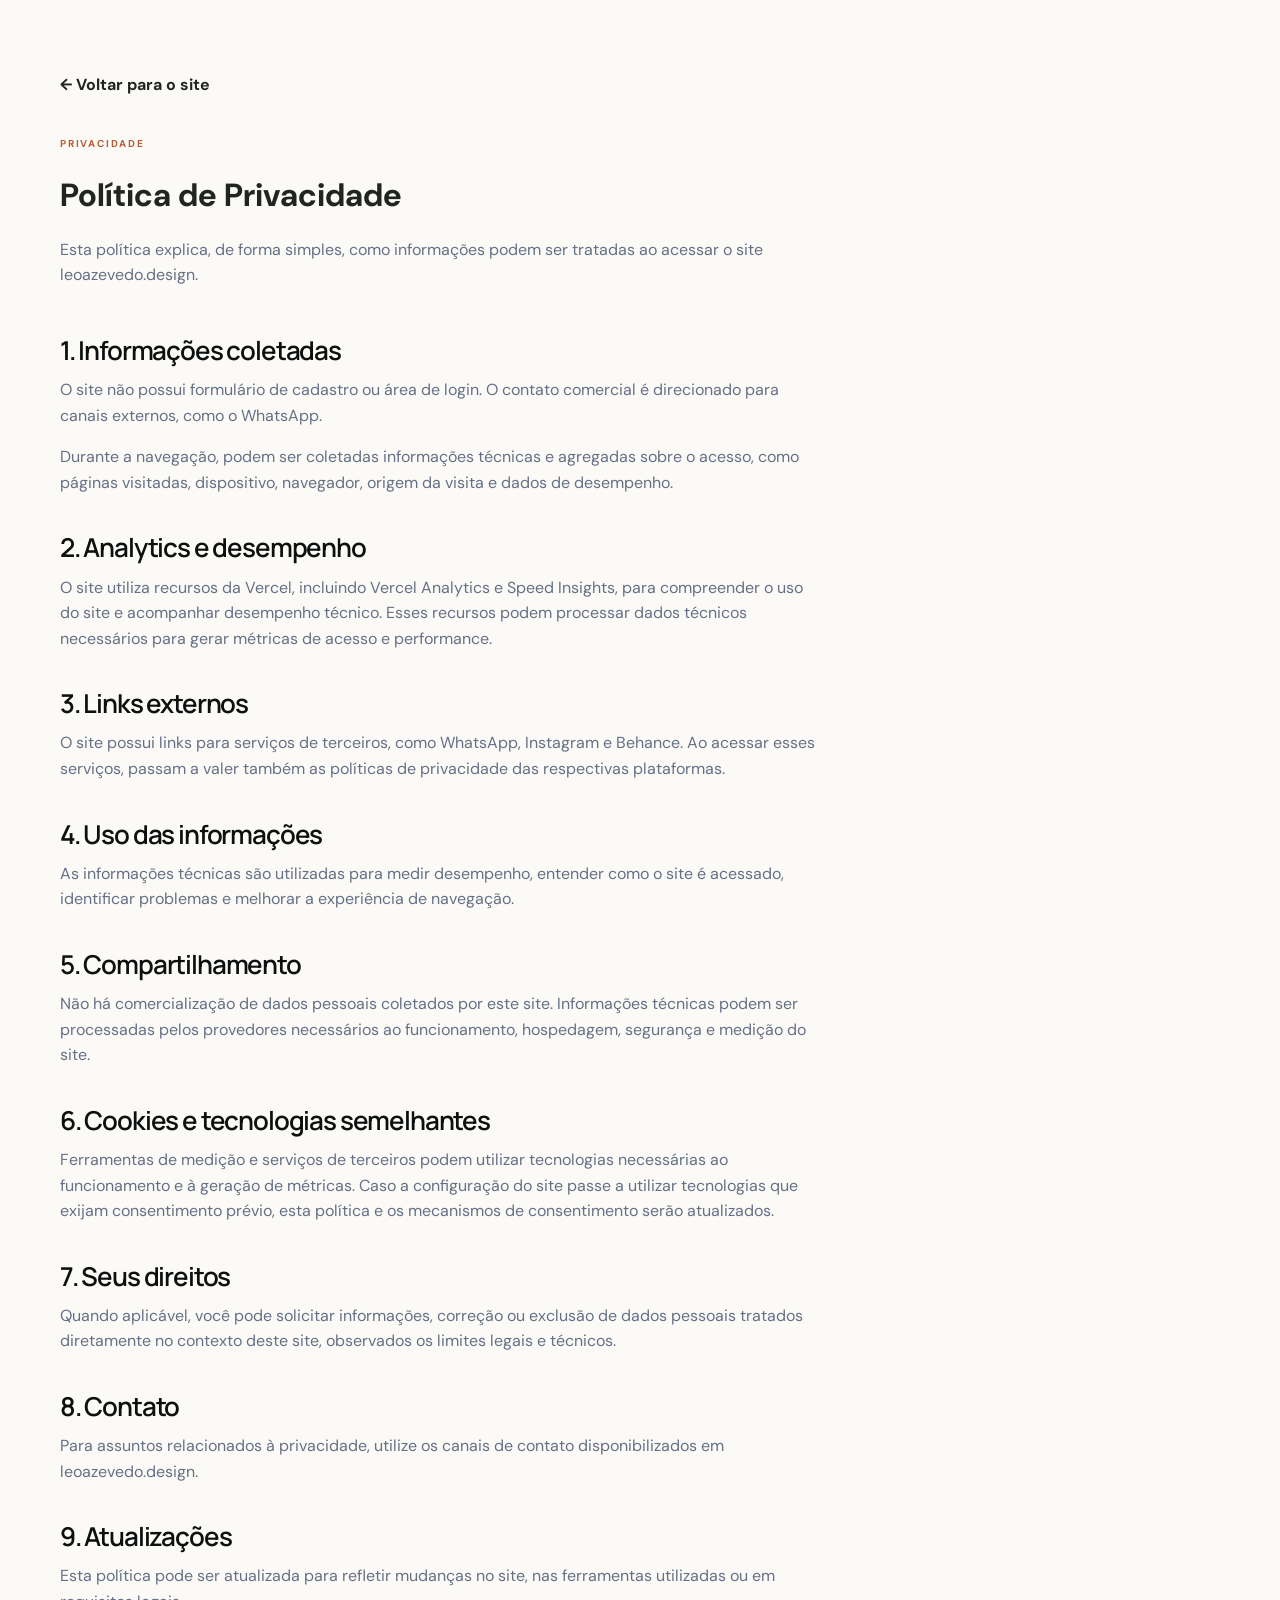
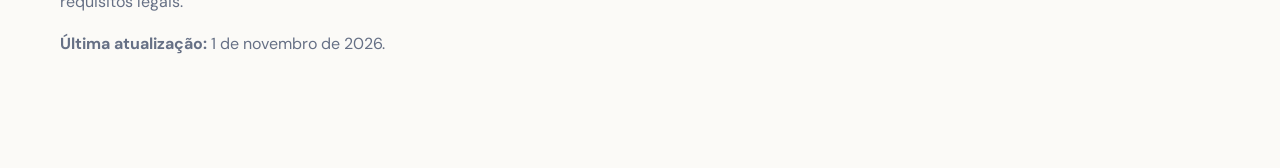
<file: privacidade/index.html>
<!DOCTYPE html>
<html lang="pt-BR">
<head>
  <meta charset="UTF-8">
  <meta name="viewport" content="width=device-width,initial-scale=1">
  <title>Política de Privacidade | Leo Azevedo</title>
  <meta name="description" content="Política de privacidade do site leoazevedo.design.">
  <meta name="robots" content="index,follow">
  <meta name="theme-color" content="#0b1220">
  <link rel="canonical" href="https://leoazevedo.design/privacidade/">
  <link rel="icon" type="image/png" href="/images/simbolo-leoazevedo.png">
  <link rel="apple-touch-icon" href="/images/simbolo-leoazevedo.png">
  <link rel="manifest" href="/site.webmanifest">
  <link rel="preconnect" href="https://fonts.googleapis.com">
  <link rel="preconnect" href="https://fonts.gstatic.com" crossorigin>
  <link href="https://fonts.googleapis.com/css2?family=DM+Sans:wght@400;500;600;700&family=Manrope:wght@500;600;700;800&display=swap" rel="stylesheet">
  <link rel="stylesheet" href="/styles.css">
  <style>
    .legal-page{padding:72px 0 96px;background:#fbfaf7}
    .legal-header{max-width:760px;margin-bottom:48px}
    .legal-header h1{margin-bottom:16px}
    .legal-header p,.legal-content p,.legal-content li{color:#667085}
    .legal-content{max-width:760px}
    .legal-content h2{font-size:26px;margin:38px 0 12px}
    .legal-content p{margin:0 0 16px}
    .legal-content ul{padding-left:20px;margin:0 0 16px}
    .legal-back{display:inline-block;margin-bottom:38px;font-weight:700;text-decoration:none}
  </style>
</head>
<body>
  <main class="legal-page">
    <div class="container">
      <a class="legal-back" href="/">← Voltar para o site</a>
      <div class="legal-header">
        <span class="section-kicker">Privacidade</span>
        <h1>Política de Privacidade</h1>
        <p>Esta política explica, de forma simples, como informações podem ser tratadas ao acessar o site leoazevedo.design.</p>
      </div>
      <div class="legal-content">
        <h2>1. Informações coletadas</h2>
        <p>O site não possui formulário de cadastro ou área de login. O contato comercial é direcionado para canais externos, como o WhatsApp.</p>
        <p>Durante a navegação, podem ser coletadas informações técnicas e agregadas sobre o acesso, como páginas visitadas, dispositivo, navegador, origem da visita e dados de desempenho.</p>

        <h2>2. Analytics e desempenho</h2>
        <p>O site utiliza recursos da Vercel, incluindo Vercel Analytics e Speed Insights, para compreender o uso do site e acompanhar desempenho técnico. Esses recursos podem processar dados técnicos necessários para gerar métricas de acesso e performance.</p>

        <h2>3. Links externos</h2>
        <p>O site possui links para serviços de terceiros, como WhatsApp, Instagram e Behance. Ao acessar esses serviços, passam a valer também as políticas de privacidade das respectivas plataformas.</p>

        <h2>4. Uso das informações</h2>
        <p>As informações técnicas são utilizadas para medir desempenho, entender como o site é acessado, identificar problemas e melhorar a experiência de navegação.</p>

        <h2>5. Compartilhamento</h2>
        <p>Não há comercialização de dados pessoais coletados por este site. Informações técnicas podem ser processadas pelos provedores necessários ao funcionamento, hospedagem, segurança e medição do site.</p>

        <h2>6. Cookies e tecnologias semelhantes</h2>
        <p>Ferramentas de medição e serviços de terceiros podem utilizar tecnologias necessárias ao funcionamento e à geração de métricas. Caso a configuração do site passe a utilizar tecnologias que exijam consentimento prévio, esta política e os mecanismos de consentimento serão atualizados.</p>

        <h2>7. Seus direitos</h2>
        <p>Quando aplicável, você pode solicitar informações, correção ou exclusão de dados pessoais tratados diretamente no contexto deste site, observados os limites legais e técnicos.</p>

        <h2>8. Contato</h2>
        <p>Para assuntos relacionados à privacidade, utilize os canais de contato disponibilizados em leoazevedo.design.</p>

        <h2>9. Atualizações</h2>
        <p>Esta política pode ser atualizada para refletir mudanças no site, nas ferramentas utilizadas ou em requisitos legais.</p>
        <p><strong>Última atualização:</strong> 1 de novembro de 2026.</p>
      </div>
    </div>
  </main>
</body>
</html>
</file>
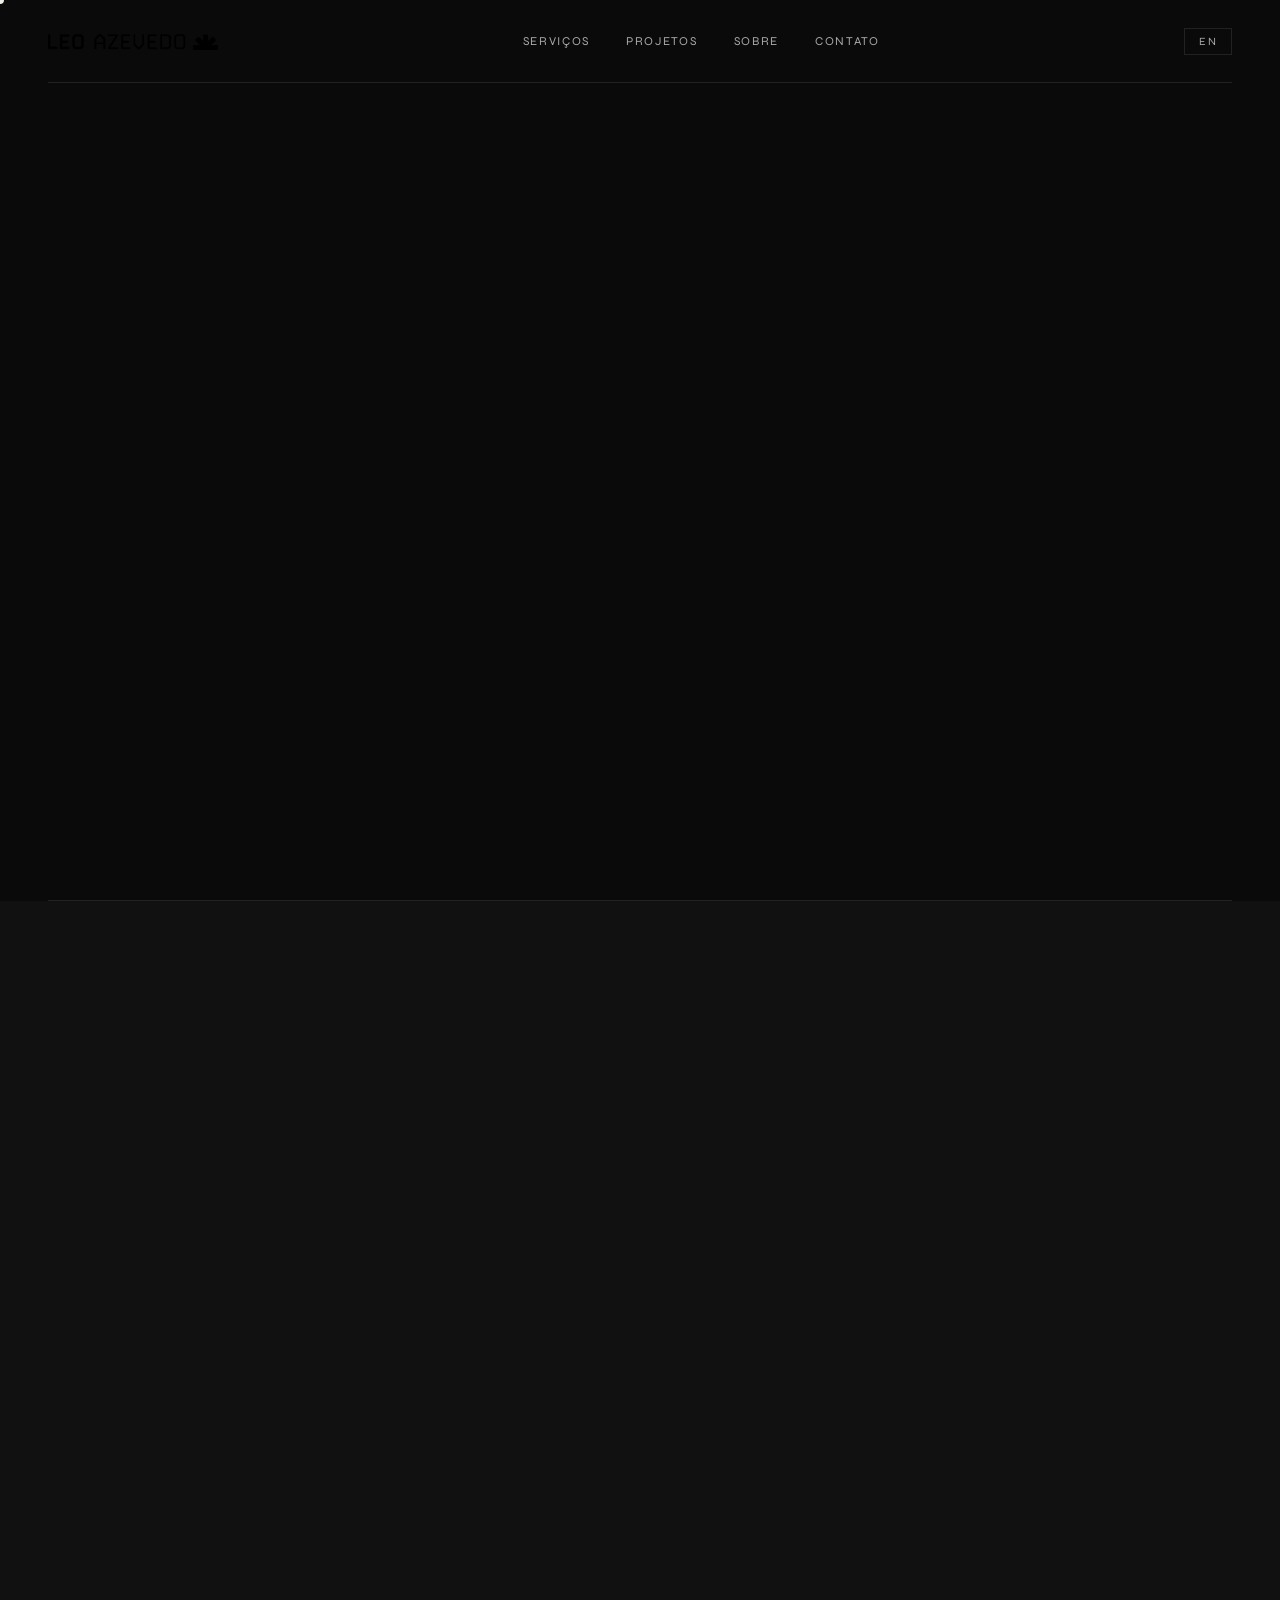
<file: index (3).html>
<!DOCTYPE html>
<html lang="pt-BR">
<head>
  <meta charset="UTF-8" />
  <meta name="viewport" content="width=device-width, initial-scale=1.0" />
  <title>Leo Azevedo, Branding Designer</title>
  <meta name="description" content="Leo Azevedo, Branding Designer baseado no Rio de Janeiro. Identidade visual, naming e desenvolvimento de marca." />
  <link rel="preconnect" href="https://fonts.googleapis.com" />
  <link rel="preconnect" href="https://fonts.gstatic.com" crossorigin />
  <link href="https://fonts.googleapis.com/css2?family=Cormorant+Garamond:ital,wght@0,300;0,400;0,600;0,700;1,300;1,400;1,600;1,700&family=Syne:wght@400;500;600;700;800&display=swap" rel="stylesheet" />

  <style>*,*::before,*::after{box-sizing:border-box;margin:0;padding:0}:root{--black:#0a0a0a;--off:#111;--border:#222;--muted:#555;--light:#aaa;--white:#f0ede8;--accent:#c8b89a;--serif:'Cormorant Garamond',Georgia,serif;--sans:'Syne',sans-serif}html{scroll-behavior:smooth}body{background:var(--black);color:var(--white);font-family:var(--sans);font-size:15px;line-height:1.6;-webkit-font-smoothing:antialiased;cursor:none}.cursor{position:fixed;top:0;left:0;z-index:9999;width:8px;height:8px;background:var(--white);border-radius:50%;pointer-events:none;transform:translate(-50%,-50%);transition:transform .15s ease,width .3s ease,height .3s ease,background .3s ease}.cursor.hover{width:40px;height:40px;background:transparent;border:1px solid var(--accent)}nav{position:fixed;top:0;left:0;right:0;z-index:100;display:flex;align-items:center;justify-content:space-between;padding:28px 48px;mix-blend-mode:normal}nav::after{content:'';position:absolute;bottom:0;left:48px;right:48px;height:1px;background:var(--border)}.nav-logo{display:flex;align-items:center;gap:10px;font-family:var(--sans);font-weight:700;font-size:13px;letter-spacing:.18em;text-transform:uppercase;color:var(--white);text-decoration:none;background:transparent}.nav-logo img{background:transparent}.nav-logo svg{width:18px;height:18px;fill:var(--accent)}.nav-links{display:flex;gap:36px;align-items:center}.nav-links a{font-size:12px;letter-spacing:.14em;text-transform:uppercase;color:var(--light);text-decoration:none;transition:color .25s}.nav-links a:hover{color:var(--white)}.lang-toggle{background:0;border:1px solid var(--border);color:var(--light);padding:6px 14px;font-family:var(--sans);font-size:11px;letter-spacing:.12em;text-transform:uppercase;cursor:none;transition:all .25s}.lang-toggle:hover{border-color:var(--accent);color:var(--accent)}#hero{min-height:100vh;display:grid;grid-template-columns:1fr 1fr;align-items:center;padding:120px 48px 80px;gap:60px;position:relative;overflow:hidden}.hero-noise{position:absolute;inset:0;z-index:0;opacity:.03;background-image:url("data:image/svg+xml,%3CsvgviewBox='00256256'xmlns='http://www.w3.org/2000/svg'%3E%3Cfilterid='n'%3E%3CfeTurbulencetype='fractalNoise'baseFrequency='0.9'numOctaves='4'stitchTiles='stitch'/%3E%3C/filter%3E%3Crectwidth='100%25'height='100%25'filter='url(%23n)'/%3E%3C/svg%3E");background-size:200px}.hero-left{position:relative;z-index:1}.hero-tag{display:inline-flex;align-items:center;gap:10px;font-size:11px;letter-spacing:.16em;text-transform:uppercase;color:var(--accent);margin-bottom:32px}.hero-tag::before{content:'';width:28px;height:1px;background:var(--accent)}.hero-title strong,.services-title strong{font-weight:700;font-style:italic;color:var(--accent)}.hero-title{font-family:var(--serif);font-size:clamp(48px,5.5vw,84px);font-weight:300;line-height:.95;letter-spacing:-.01em;color:var(--white);margin-bottom:40px}.hero-title em{font-style:italic;color:var(--accent)}.hero-sub{font-size:13px;letter-spacing:.06em;color:var(--light);line-height:1.8;max-width:380px;margin-bottom:52px}.hero-cta{display:inline-flex;align-items:center;gap:14px;font-size:12px;letter-spacing:.16em;text-transform:uppercase;color:var(--white);text-decoration:none;border-bottom:1px solid var(--border);padding-bottom:8px;transition:all .3s ease}.hero-cta:hover{color:var(--accent);border-color:var(--accent);gap:22px}.hero-cta svg{width:14px;height:14px;stroke:currentColor;fill:none}.hero-right{position:relative;z-index:1;display:flex;flex-direction:column;align-items:flex-end;gap:28px}.hero-stats{display:grid;grid-template-columns:1fr 1fr;gap:1px;background:var(--border);border:1px solid var(--border);width:100%;max-width:420px}.stat-item{background:var(--black);padding:28px 24px}.stat-num{font-family:var(--serif);font-size:52px;font-weight:300;line-height:1;color:var(--white);margin-bottom:6px}.stat-label{font-size:11px;letter-spacing:.12em;text-transform:uppercase;color:var(--muted)}.hero-avail{display:flex;align-items:center;gap:10px;font-size:11px;letter-spacing:.12em;text-transform:uppercase;color:var(--light)}.avail-dot{width:7px;height:7px;border-radius:50%;background:#4ade80;box-shadow:0 0 10px #4ade8060;animation:pulse 2s ease-in-out infinite}@keyframes pulse{0%,100%{opacity:1}50%{opacity:.4}}section{padding:120px 48px}.section-line{width:100%;height:1px;background:var(--border);margin:0 48px;width:calc(100% - 96px)}.section-label{display:flex;align-items:center;gap:14px;font-size:11px;letter-spacing:.18em;text-transform:uppercase;color:var(--accent);margin-bottom:60px}.section-label::before{content:attr(data-num);color:var(--muted);font-size:10px}#services{background:var(--off)}.services-header{display:flex;justify-content:space-between;align-items:flex-end;margin-bottom:72px;gap:40px;flex-wrap:wrap}.services-title{font-family:var(--serif);font-size:clamp(40px,5vw,72px);font-weight:300;line-height:1;max-width:520px}.services-title em{font-style:italic;color:var(--accent)}.services-desc{font-size:13px;color:var(--light);max-width:340px;line-height:1.8}.services-grid{display:grid;grid-template-columns:repeat(3,1fr);gap:1px;background:var(--border);border:1px solid var(--border)}.service-card{background:var(--off);padding:40px 32px 36px;display:flex;flex-direction:column;gap:16px;transition:background .3s;position:relative;overflow:hidden}.service-card::after{content:'';position:absolute;bottom:0;left:0;width:0;height:1px;background:var(--accent);transition:width .4s ease}.service-card:hover{background:#161616}.service-card:hover::after{width:100%}.service-num{font-size:11px;letter-spacing:.14em;text-transform:uppercase;color:var(--muted)}.service-name{font-family:var(--serif);font-size:28px;font-weight:400;line-height:1.1;color:var(--white);padding-bottom:12px;border-bottom:1px solid var(--accent)}.service-desc{font-size:14px;color:var(--light);line-height:1.7;flex:1}.service-price{font-size:12px;letter-spacing:.1em;text-transform:uppercase;color:var(--accent);margin-top:8px}.work-title{font-family:var(--serif);font-size:clamp(40px,5vw,72px);font-weight:300;margin-bottom:72px;line-height:1}.work-title em{font-style:italic;color:var(--accent)}.work-list{display:flex;flex-direction:column}.work-item{display:grid;grid-template-columns:80px 1fr auto;align-items:center;gap:32px;padding:28px 0;border-bottom:1px solid var(--border);text-decoration:none;color:var(--white);transition:all .3s;position:relative}.work-item:first-child{border-top:1px solid var(--border)}.work-item:hover .work-item-name{color:var(--accent)}.work-item:hover .work-arrow{transform:translate(6px,-6px);color:var(--accent)}.work-item-num{font-size:11px;letter-spacing:.12em;text-transform:uppercase;color:var(--muted)}.work-item-inner{display:flex;flex-direction:column;gap:4px}.work-item-name{font-family:var(--serif);font-size:28px;font-weight:400;transition:color .3s}.work-item-tag{font-size:11px;letter-spacing:.12em;text-transform:uppercase;color:var(--muted)}.work-arrow{font-size:18px;color:var(--muted);transition:all .3s ease}#about{background:var(--off)}.about-grid{display:grid;grid-template-columns:1fr 1fr;gap:80px;align-items:center}.about-title{font-family:var(--serif);font-size:clamp(40px,4.5vw,64px);font-weight:300;line-height:1.05;margin-bottom:32px}.about-title em{font-style:italic;color:var(--accent)}.about-text{font-size:14px;color:var(--light);line-height:1.9;margin-bottom:16px}.about-right{display:flex;flex-direction:column;gap:24px}.tools-label{font-size:11px;letter-spacing:.16em;text-transform:uppercase;color:var(--muted);margin-bottom:16px}.tools-list{display:flex;flex-wrap:wrap;gap:8px}.tool-tag{font-size:11px;letter-spacing:.1em;text-transform:uppercase;color:var(--light);border:1px solid var(--border);padding:7px 14px}.location-row{display:flex;align-items:center;gap:10px;font-size:12px;letter-spacing:.1em;text-transform:uppercase;color:var(--muted);padding-top:24px;border-top:1px solid var(--border)}#contact{text-align:center;padding:140px 48px}.contact-label{display:inline-flex;align-items:center;gap:14px;font-size:11px;letter-spacing:.18em;text-transform:uppercase;color:var(--accent);margin-bottom:40px}.contact-label::before,.contact-label::after{content:'';display:block;width:40px;height:1px;background:var(--border)}.contact-title{font-family:var(--serif);font-size:clamp(52px,7vw,100px);font-weight:300;line-height:.95;margin-bottom:48px}.contact-title em{font-style:italic;color:var(--accent)}.contact-links{display:flex;justify-content:center;gap:16px;flex-wrap:wrap}.contact-btn{font-family:var(--sans);font-size:12px;letter-spacing:.16em;text-transform:uppercase;text-decoration:none;padding:16px 36px;transition:all .3s}.contact-btn.primary{background:var(--white);color:var(--black)}.contact-btn.primary:hover{background:var(--accent)}.contact-btn.secondary{border:1px solid var(--border);color:var(--light)}.contact-btn.secondary:hover{border-color:var(--accent);color:var(--accent)}footer{padding:28px 48px;display:flex;justify-content:space-between;align-items:center;border-top:1px solid var(--border)}.footer-logo{font-family:var(--sans);font-weight:700;font-size:12px;letter-spacing:.18em;text-transform:uppercase;color:var(--muted);text-decoration:none}.footer-links{display:flex;gap:28px}.footer-links a{font-size:11px;letter-spacing:.12em;text-transform:uppercase;color:var(--muted);text-decoration:none;transition:color .25s}.footer-links a:hover{color:var(--white)}.reveal{opacity:0;transform:translateY(28px);transition:opacity .8s ease,transform .8s ease}.reveal.visible{opacity:1;transform:translateY(0)}.work-grid{display:grid;grid-template-columns:repeat(3,1fr);gap:1px;background:var(--border);border:1px solid var(--border)}.work-card{background:var(--black);text-decoration:none;color:var(--white);display:flex;flex-direction:column;transition:background .3s;position:relative;overflow:hidden}.work-card:hover{background:#161616}.work-card--large{grid-column:span 2}.work-card-img{width:100%;aspect-ratio:16/9;background-color:#1a1a1a;background-size:cover;background-position:center;position:relative;overflow:hidden;transition:transform .5s ease}.work-card--large .work-card-img{aspect-ratio:16/8}.work-card:hover .work-card-img{transform:scale(1.03)}.work-card-placeholder{position:absolute;inset:0;display:flex;flex-direction:column;align-items:center;justify-content:center;gap:8px;background:#141414}.work-card-img[style*="url('https"] .work-card-placeholder{display:none}.wcp-num{font-family:var(--serif);font-size:48px;font-weight:300;color:var(--border)}.wcp-hint{font-size:10px;letter-spacing:.14em;text-transform:uppercase;color:var(--muted)}.work-card-info{padding:20px 24px;display:flex;justify-content:space-between;align-items:center;gap:12px;border-top:1px solid var(--border)}.work-card-tag{font-size:10px;letter-spacing:.14em;text-transform:uppercase;color:var(--muted);display:block;margin-bottom:4px}.work-card-name{font-family:var(--serif);font-size:20px;font-weight:400;color:var(--white);transition:color .3s}.work-card:hover .work-card-name{color:var(--accent)}.work-arrow-sm{font-size:16px;color:var(--muted);transition:all .3s ease;flex-shrink:0}.work-card:hover .work-arrow-sm{transform:translate(4px,-4px);color:var(--accent)}.work-card--cta{min-height:180px;border:0}.work-cta-inner{flex:1;display:flex;flex-direction:column;align-items:center;justify-content:center;gap:12px;padding:40px 24px;border:1px dashed var(--border);margin:0;transition:border-color .3s}.work-card--cta:hover .work-cta-inner{border-color:var(--accent)}.work-cta-label{font-size:12px;letter-spacing:.14em;text-transform:uppercase;color:var(--light)}.work-cta-sub{font-size:10px;letter-spacing:.12em;text-transform:uppercase;color:var(--muted)}.about-photo{
  width: 100%;
  max-width: 300px;
  aspect-ratio: 4/5;
  background: #141414;
  border: 1px solid var(--border);
  display: flex;
  flex-direction: column;
  align-items: center;
  justify-content: center;
  gap: 12px;
  position: relative;
  overflow: hidden;
  margin: 0 auto;
  transition: transform .5s ease, box-shadow .5s ease;
}
.about-photo:hover{
  transform: scale(1.03);
  box-shadow: 0 20px 60px rgba(0,0,0,0.4);
}
.about-photo::after{
  content:'';
  position:absolute;
  inset:0;
  background: linear-gradient(to top, rgba(0,0,0,0.4), transparent 40%);
  pointer-events:none;
}.about-photo img{
  width: 100%;
  height: 110%;
  object-fit: cover;
  object-position: top;
  position: absolute;
  top: 0;
  left: 0;
  transition: transform .1s linear;
  will-change: transform;
}.about-photo-hint{font-size:10px;letter-spacing:.14em;text-transform:uppercase;color:var(--muted);text-align:center;padding:0 24px;position:relative;z-index:1}.about-photo-icon{font-size:32px;color:var(--border);position:relative;z-index:1}.logofolio-header{padding:72px 48px 56px;border-bottom:1px solid var(--border);display:flex;justify-content:center}.logofolio-quote{caret-color:transparent;user-select:none;
  font-family: var(--serif);
  font-size: clamp(22px, 3vw, 40px);
  font-weight: 300;
  font-style: italic;
  color: var(--accent);
  line-height: 1.2;
  text-align: center;
  max-width: 780px;
  margin: 0 auto;
  white-space: nowrap;
}
.logofolio-quote::after {
  content: "|";
  margin-left: 6px;
  animation: blink 1s infinite;
}
@keyframes blink {
  0%,50%,100%{opacity:1;}
  25%,75%{opacity:0;}
}.carousel-track-wrap{overflow:hidden;padding:48px 0;border-bottom:1px solid var(--border);-webkit-mask-image:linear-gradient(to right,transparent 0,black 8%,black 92%,transparent 100%);mask-image:linear-gradient(to right,transparent 0,black 8%,black 92%,transparent 100%)}.carousel-track{display:flex;align-items:center;gap:72px;width:max-content;animation:carousel-scroll 50s linear infinite}.carousel-track:hover{animation-play-state:paused}@keyframes carousel-scroll{0%{transform:translateX(0)}100%{transform:translateX(-50%)}}.carousel-logo{object-fit:contain;opacity:.45;filter:brightness(0) invert(1);transition:opacity .3s ease;flex-shrink:0}.carousel-logo:hover{opacity:.9}@media(max-width:900px){.work-grid{grid-template-columns:1fr}.work-card--large{grid-column:span 1}}@media(max-width:900px){nav{padding:20px 20px}nav::after{left:20px;right:20px}.nav-links{display:none}#hero{grid-template-columns:1fr;padding:90px 20px 60px;gap:40px}.hero-right{align-items:flex-start}.hero-stats{max-width:100%;grid-template-columns:1fr 1fr}.hero-title{font-size:clamp(40px,10vw,72px)}section{padding:64px 20px}.section-line{margin:0 20px;width:calc(100% - 40px)}.services-grid{grid-template-columns:1fr}.services-header{flex-direction:column}.work-grid{grid-template-columns:1fr}.work-card--large{grid-column:span 1}.about-grid{grid-template-columns:1fr!important;gap:36px}.about-photo{
  width: 100%;
  max-width: 300px;
  aspect-ratio: 4/5;
  background: #141414;
  border: 1px solid var(--border);
  display: flex;
  flex-direction: column;
  align-items: center;
  justify-content: center;
  gap: 12px;
  position: relative;
  overflow: hidden;
  margin: 0 auto;
  transition: transform .5s ease, box-shadow .5s ease;
}
.about-photo:hover{
  transform: scale(1.03);
  box-shadow: 0 20px 60px rgba(0,0,0,0.4);
}
.about-photo::after{
  content:'';
  position:absolute;
  inset:0;
  background: linear-gradient(to top, rgba(0,0,0,0.4), transparent 40%);
  pointer-events:none;
}footer{flex-direction:column;gap:16px;padding:24px 20px;text-align:center}.footer-links{justify-content:center}.contact-title{font-size:clamp(36px,10vw,72px)}.contact-links{flex-direction:column;align-items:center}.contact-btn{width:100%;max-width:300px;text-align:center}.logofolio-header{padding:40px 20px 32px}.carousel-track-wrap{padding:32px 0}}</style>
</head>
<body>

  <!-- CURSOR -->
  <div class="cursor" id="cursor"></div>

  <!-- NAV -->
  <nav>
    <a href="#" class="nav-logo">
      <img src="images/logo-leoazevedo.png" alt="Leo Azevedo" style="height:16px;width:auto;" />
    </a>
    <div class="nav-links">
      <a href="#services" data-pt="Serviços" data-en="Services">Serviços</a>
      <a href="#work" data-pt="Projetos" data-en="Work">Projetos</a>
      <a href="#about" data-pt="Sobre" data-en="About">Sobre</a>
      <a href="#contact" data-pt="Contato" data-en="Contact">Contato</a>
    </div>
    <button class="lang-toggle" id="langToggle">EN</button>
  </nav>

  <!-- HERO -->
  <section id="hero">
    <div class="hero-noise"></div>
    <div class="hero-left reveal">
      <div class="hero-tag" data-pt="Branding Designer · Rio de Janeiro" data-en="Branding Designer · Rio de Janeiro">
        Branding Designer · Rio de Janeiro
      </div>
      <h1 class="hero-title">
        <span data-pt="Marcas que" data-en="Brands that">Marcas que</span><br>
        <em><span data-pt="ficam na " data-en="stay in ">ficam na </span><strong data-pt="memória." data-en="memory.">memória.</strong></em>
      </h1>
      <p class="hero-sub" data-pt="Trabalho com negócios que entenderam que marca é estratégia, não decoração. Construo do posicionamento à expressão visual, para que cada ponto de contato comunique quem você realmente é." data-en="I work with businesses that understand branding is strategy, not decoration. I build from positioning to visual expression, so every touchpoint communicates who you really are.">
        Trabalho com negócios que entenderam que marca é estratégia, não decoração. Construo do posicionamento à expressão visual, para que cada ponto de contato comunique quem você realmente é.
      </p>
      <a href="#contact" class="hero-cta">
        <span data-pt="Vamos conversar" data-en="Let's talk">Vamos conversar</span>
        <svg viewBox="0 0 24 24" stroke-width="1.5"><path d="M5 12h14M12 5l7 7-7 7" stroke-linecap="round" stroke-linejoin="round"/></svg>
      </a>
    </div>
    <div class="hero-right reveal" style="transition-delay:.2s">
      <div class="hero-stats">
        <div class="stat-item">
          <div class="stat-num" data-target="5" data-suffix="+">0+</div>
          <div class="stat-label" data-pt="Anos de experiência" data-en="Years of experience">Anos de experiência</div>
        </div>
        <div class="stat-item">
          <div class="stat-num" data-target="20" data-suffix="+">0+</div>
          <div class="stat-label" data-pt="Marcas criadas" data-en="Brands created">Marcas criadas</div>
        </div>
        <div class="stat-item">
          <div class="stat-num" data-target="5" data-suffix="">0</div>
          <div class="stat-label" data-pt="Serviços ativos" data-en="Active services">Serviços ativos</div>
        </div>
        <div class="stat-item">
          <div class="stat-num">∞</div>
          <div class="stat-label" data-pt="Atenção aos detalhes" data-en="Attention to detail">Atenção aos detalhes</div>
        </div>
      </div>
      <div class="hero-avail">
        <div class="avail-dot"></div>
        <span data-pt="Disponível para novos projetos" data-en="Available for new projects">Disponível para novos projetos</span>
      </div>
    </div>
  </section>

  <div class="section-line"></div>

  <!-- SERVICES -->
  <section id="services">
    <div class="services-header reveal">
      <h2 class="services-title">
        <span data-pt="O que posso" data-en="What I can">O que posso</span><br>
        <em><span data-pt="fazer por " data-en="do for ">fazer por </span><strong data-pt="você." data-en="you.">você.</strong></em>
      </h2>
      <p class="services-desc" data-pt="Cada pacote é estruturado pelo estágio do seu negócio. O processo é o mesmo: estratégia, conceito e execução que constroem marcas para durar." data-en="Each package is structured around your business stage. The process is the same: strategy, concept and execution that build brands to last.">
        Cada pacote é estruturado pelo estágio do seu negócio. O processo é o mesmo: estratégia, conceito e execução que constroem marcas para durar.
      </p>
    </div>
    <div class="services-grid reveal" style="transition-delay:.15s">
      <div class="service-card">
        <span class="service-num">01</span>
        <h3 class="service-name" data-pt="Diagnóstico de Marca" data-en="Brand Diagnosis">Diagnóstico de Marca</h3>
        <p class="service-desc" data-pt="Antes de mudar, entender. Um olhar externo e honesto sobre o que a sua marca comunica hoje, e o que ela deveria comunicar. O ponto de partida para qualquer decisão estratégica." data-en="Before changing, understanding. An honest external look at what your brand communicates today, and what it should. The starting point for any strategic decision.">Antes de mudar, entender. Um olhar externo e honesto sobre o que a sua marca comunica hoje, e o que ela deveria comunicar. O ponto de partida para qualquer decisão estratégica.</p>
      </div>
      <div class="service-card">
        <span class="service-num">02</span>
        <h3 class="service-name">Naming</h3>
        <p class="service-desc" data-pt="O nome é o primeiro ativo da sua marca. Aqui ele é tratado como estratégia, não como brainstorm. Pesquisa, conceito e uma entrega que você vai querer registrar." data-en="The name is your brand's first asset. Here it's treated as strategy, not a brainstorm. Research, concept and a delivery you'll want to trademark.">O nome é o primeiro ativo da sua marca. Aqui ele é tratado como estratégia, não como brainstorm. Pesquisa, conceito e uma entrega que você vai querer registrar.</p>
      </div>
      <div class="service-card">
        <span class="service-num">03</span>
        <h3 class="service-name" data-pt="Marca Essencial" data-en="Essential Brand">Marca Essencial</h3>
        <p class="service-desc" data-pt="Para quem está começando e quer construir certo desde o início. Uma base estratégica e visual sólida, feita para crescer junto com o negócio." data-en="For those starting out and wanting to build it right from day one. A solid strategic and visual foundation, made to grow with the business.">Para quem está começando e quer construir certo desde o início. Uma base estratégica e visual sólida, feita para crescer junto com o negócio.</p>
      </div>
      <div class="service-card">
        <span class="service-num">04</span>
        <h3 class="service-name" data-pt="Marca Intermediária" data-en="Intermediate Brand">Marca Intermediária</h3>
        <p class="service-desc" data-pt="Para negócios que já existem, já vendem, mas sentem que a marca não acompanhou a evolução. Mais profundidade estratégica, mais consistência em todas as frentes." data-en="For businesses that already exist, already sell, but feel the brand hasn't kept up with their growth. More strategic depth, more consistency across the board.">Para negócios que já existem, já vendem, mas sentem que a marca não acompanhou a evolução. Mais profundidade estratégica, mais consistência em todas as frentes.</p>
      </div>
      <div class="service-card">
        <span class="service-num">05</span>
        <h3 class="service-name">Rebranding</h3>
        <p class="service-desc" data-pt="Tem marcas que não precisam morrer. Precisam evoluir. Para negócios com história, mas que percebem que a marca não comunica mais quem eles são." data-en="Some brands don't need to die. They need to evolve. For businesses with history that realize their brand no longer communicates who they are.">Tem marcas que não precisam morrer. Precisam evoluir. Para negócios com história, mas que percebem que a marca não comunica mais quem eles são.</p>
      </div>
      <div class="service-card">
        <span class="service-num">06</span>
        <h3 class="service-name" data-pt="Marca Master" data-en="Master Brand">Marca Master</h3>
        <p class="service-desc" data-pt="Para quem quer construir algo que dure. Um trabalho completo de posicionamento, conceito e expressão visual, onde nada é criado sem intenção e nada fica sem resposta estratégica." data-en="For those building something meant to last. A complete work of positioning, concept and visual expression, where nothing is created without intention and nothing lacks strategic grounding.">Para quem quer construir algo que dure. Um trabalho completo de posicionamento, conceito e expressão visual, onde nada é criado sem intenção e nada fica sem resposta estratégica.</p>
      </div>
      <div class="service-card" style="display:flex;align-items:center;justify-content:center;min-height:180px;">
        <a href="#contact" class="hero-cta" style="border-bottom:none;padding:0;">
          <span data-pt="Falar sobre seu projeto" data-en="Talk about your project">Falar sobre seu projeto</span>
          <svg viewBox="0 0 24 24" stroke-width="1.5" style="width:14px;height:14px;stroke:currentColor;fill:none"><path d="M5 12h14M12 5l7 7-7 7" stroke-linecap="round" stroke-linejoin="round"/></svg>
        </a>
      </div>
    </div>
  </section>
</file>
<file: styles.css>
:root{
  --ink:#0b1220;--ink-2:#172033;--text:#1b2436;--muted:#667085;--line:#e5e7eb;
  --surface:#ffffff;--soft:#f6f8fb;--blue:#2563eb;--blue-dark:#1d4ed8;--cyan:#dbeafe;
  --green:#20b858;--cream:#fbfaf7;--radius:18px;--shadow:0 18px 60px rgba(11,18,32,.10);
  --sans:'DM Sans',Arial,sans-serif;--display:'Manrope',Arial,sans-serif
}
*{box-sizing:border-box;margin:0;padding:0}
html{scroll-behavior:smooth;scroll-padding-top:92px}
body{font-family:var(--sans);color:var(--text);background:var(--surface);font-size:16px;line-height:1.6;-webkit-font-smoothing:antialiased}
img{max-width:100%;display:block}
a{color:inherit}
.container{width:min(1160px,calc(100% - 40px));margin:auto}
.site-header{position:sticky;top:0;z-index:100;background:rgba(255,255,255,.92);backdrop-filter:blur(14px);border-bottom:1px solid rgba(229,231,235,.85)}
.header-inner{height:76px;display:flex;align-items:center;justify-content:space-between;gap:28px}
.wordmark{font-family:var(--display);font-weight:800;letter-spacing:-.035em;text-decoration:none;color:var(--ink);font-size:18px}
.wordmark span{color:var(--blue)}
nav{display:flex;gap:30px;margin-left:auto}
nav a{font-size:14px;font-weight:600;text-decoration:none;color:#475467}
nav a:hover{color:var(--ink)}
.btn{display:inline-flex;align-items:center;justify-content:center;border:0;border-radius:10px;text-decoration:none;font-family:var(--sans);font-weight:700;line-height:1.1;transition:transform .2s,background .2s,box-shadow .2s}
.btn:hover{transform:translateY(-1px)}
.btn-small{padding:12px 17px;background:var(--ink);color:white;font-size:13px}
.btn-primary{background:var(--blue);color:white;box-shadow:0 8px 24px rgba(37,99,235,.22)}
.btn-primary:hover{background:var(--blue-dark);box-shadow:0 10px 30px rgba(37,99,235,.3)}
.btn-dark{background:var(--ink);color:white;padding:15px 22px}
.btn-white{background:white;color:var(--ink)}
.btn-large{padding:17px 24px;font-size:15px}
.btn-block{width:100%;padding:16px 20px}
.hero{background:linear-gradient(130deg,#0b1220 0%,#111c32 72%,#102850 100%);color:white;padding:88px 0 78px;overflow:hidden;position:relative}
.hero:after{content:'';position:absolute;right:-140px;top:-160px;width:520px;height:520px;border-radius:50%;background:radial-gradient(circle,rgba(37,99,235,.28),transparent 65%);pointer-events:none}
.hero-grid{display:grid;grid-template-columns:minmax(0,1.25fr) minmax(320px,.75fr);gap:68px;align-items:center;position:relative;z-index:1}
.eyebrow,.section-kicker{display:block;font-size:12px;font-weight:700;letter-spacing:.14em;text-transform:uppercase;color:var(--blue);margin-bottom:18px}
.hero .eyebrow{color:#8bb6ff}
.hero h1{font-family:var(--display);font-size:clamp(46px,5.5vw,72px);line-height:1.02;letter-spacing:-.045em;max-width:780px}
.hero h1 span{color:#a9c7ff}
.hero-lead{font-size:19px;line-height:1.65;color:#cbd5e1;max-width:680px;margin:28px 0 32px}
.hero-actions{display:flex;align-items:center;gap:24px;flex-wrap:wrap}
.text-link{font-weight:700;text-decoration:none;border-bottom:1px solid rgba(255,255,255,.35);padding-bottom:4px}
.text-link:hover{border-color:currentColor}
.hero-trust{display:flex;gap:0;margin-top:48px;padding-top:30px;border-top:1px solid rgba(255,255,255,.14);max-width:700px}
.hero-trust div{padding-right:34px;margin-right:34px;border-right:1px solid rgba(255,255,255,.14)}
.hero-trust div:last-child{border:0;margin:0;padding:0}
.hero-trust strong{display:block;font-family:var(--display);font-size:28px;letter-spacing:-.04em}
.hero-trust span{display:block;font-size:12px;color:#94a3b8;margin-top:2px}
.hero-card{background:white;color:var(--text);border-radius:22px;padding:34px;box-shadow:0 28px 70px rgba(0,0,0,.24)}
.hero-card-label{font-size:11px;text-transform:uppercase;letter-spacing:.14em;color:var(--blue);font-weight:700}
.hero-card h2{font-family:var(--display);font-size:29px;line-height:1.15;letter-spacing:-.035em;color:var(--ink);margin:12px 0 12px}
.hero-card>p{font-size:14px;color:var(--muted)}
.check-list{list-style:none;margin:25px 0}
.check-list li{display:flex;gap:10px;align-items:flex-start;font-size:14px;margin:13px 0;color:#344054}
.check-list svg{width:18px;height:18px;flex:0 0 18px;fill:none;stroke:var(--blue);stroke-width:2.2}
.hero-card small{display:block;text-align:center;color:#98a2b3;font-size:11px;margin-top:11px}
.brand-proof{padding:38px 0 44px;border-bottom:1px solid var(--line);background:white;overflow:hidden}
.center{text-align:center;color:#98a2b3;margin-bottom:24px}
.brand-marquee{overflow:hidden;-webkit-mask-image:linear-gradient(to right,transparent,#000 8%,#000 92%,transparent);mask-image:linear-gradient(to right,transparent,#000 8%,#000 92%,transparent)}
.brand-track{display:flex;align-items:center;width:max-content;animation:marquee 46s linear infinite}
.brand-marquee:hover .brand-track{animation-play-state:paused}
.brand-item{width:170px;height:54px;display:flex;align-items:center;justify-content:center;padding:9px 25px;flex:0 0 auto}
.brand-item img{max-width:120px;max-height:33px;filter:grayscale(1);opacity:.55}
@keyframes marquee{to{transform:translateX(-50%)}}
.section{padding:104px 0}
.split-heading{display:grid;grid-template-columns:1fr .7fr;gap:80px;align-items:end}
h2{font-family:var(--display);font-size:clamp(35px,4vw,50px);line-height:1.12;letter-spacing:-.04em;color:var(--ink)}
.split-heading>p,.section-heading-row>p{color:var(--muted);font-size:17px}
.benefit-grid{display:grid;grid-template-columns:repeat(3,1fr);gap:20px;margin-top:58px}
.benefit-card{border:1px solid var(--line);border-radius:var(--radius);padding:30px;background:white}
.benefit-card>span{font-family:var(--display);font-size:12px;color:var(--blue);font-weight:800}
.benefit-card h3{font-family:var(--display);font-size:24px;color:var(--ink);margin:46px 0 10px;letter-spacing:-.03em}
.benefit-card p{font-size:14px;color:var(--muted)}
.services{background:var(--soft)}
.section-heading-row{display:grid;grid-template-columns:1fr .65fr;gap:70px;align-items:end;margin-bottom:50px}
.service-list{background:white;border:1px solid var(--line);border-radius:var(--radius);overflow:hidden}
.service{display:grid;grid-template-columns:64px 1fr auto;gap:28px;align-items:center;padding:30px 32px;border-bottom:1px solid var(--line)}
.service:last-child{border:0}
.service-number{font-family:var(--display);font-size:14px;font-weight:800;color:var(--blue)}
.service h3{font-family:var(--display);font-size:23px;letter-spacing:-.025em;color:var(--ink);margin-bottom:5px}
.service p{font-size:14px;color:var(--muted);max-width:690px}
.service-tag{font-size:11px;font-weight:700;text-transform:uppercase;letter-spacing:.1em;color:#475467;background:var(--soft);border-radius:999px;padding:9px 12px;white-space:nowrap}
.inline-cta{margin-top:24px;border-radius:var(--radius);padding:24px 26px;background:#dce8ff;display:flex;align-items:center;justify-content:space-between;gap:24px}
.inline-cta strong{display:block;font-family:var(--display);font-size:18px;color:var(--ink)}
.inline-cta span{display:block;color:#475467;font-size:14px;margin-top:2px}
.process{background:white}
.process-layout{display:grid;grid-template-columns:.72fr 1.28fr;gap:88px;align-items:start}
.process-sticky{position:sticky;top:116px}
.process-sticky>p{color:var(--muted);font-size:16px;margin:20px 0}
.dark-link{color:var(--ink);border-color:#cbd5e1}
.steps{border-top:1px solid var(--line)}
.steps article{display:grid;grid-template-columns:64px 1fr;gap:24px;padding:28px 0;border-bottom:1px solid var(--line)}
.steps article>span{font-family:var(--display);font-size:13px;color:var(--blue);font-weight:800}
.steps h3{font-family:var(--display);font-size:24px;color:var(--ink);letter-spacing:-.025em}
.steps p{color:var(--muted);font-size:14px;margin-top:5px}
.cases{background:var(--cream)}
.case-grid{display:grid;grid-template-columns:repeat(3,1fr);gap:20px}
.case-card{border:1px solid var(--line);background:white;border-radius:var(--radius);overflow:hidden;text-decoration:none;transition:transform .25s,box-shadow .25s}
.case-card:hover{transform:translateY(-4px);box-shadow:var(--shadow)}
.case-visual{height:235px;background:var(--ink);display:flex;align-items:center;justify-content:center;padding:44px}
.case-visual img{max-width:190px;max-height:80px;filter:brightness(0) invert(1)}
.case-copy{padding:24px}
.case-copy>span{font-size:10px;text-transform:uppercase;letter-spacing:.12em;color:var(--blue);font-weight:700}
.case-copy h3{font-family:var(--display);font-size:26px;color:var(--ink);margin:8px 0;letter-spacing:-.03em}
.case-copy p{font-size:14px;color:var(--muted);min-height:68px}
.case-copy strong{display:inline-block;margin-top:18px;font-size:13px;color:var(--ink)}
.about{background:white}
.about-grid{display:grid;grid-template-columns:.78fr 1.22fr;gap:76px;align-items:center}
.about-photo{border-radius:22px;overflow:hidden;aspect-ratio:4/5;background:var(--soft)}
.about-photo img{width:100%;height:100%;object-fit:cover;object-position:center top}
.about-copy>p{color:var(--muted);font-size:16px;margin-top:18px;max-width:650px}
.about-points{display:flex;gap:10px;flex-wrap:wrap;margin-top:30px}
.about-points span{font-size:12px;font-weight:700;color:#475467;background:var(--soft);border:1px solid var(--line);border-radius:999px;padding:9px 13px}
.final-cta{background:var(--ink);color:white;text-align:center;padding:104px 0}
.final-cta-inner{max-width:850px}
.light{color:#8bb6ff}
.final-cta h2{color:white;font-size:clamp(40px,5vw,62px)}
.final-cta p{max-width:680px;margin:22px auto 28px;color:#b5c0d1;font-size:17px}
.final-note{font-size:12px;color:#7f8ea3;margin-top:18px}
.floating-whatsapp{position:fixed;right:24px;bottom:24px;z-index:110;display:flex;align-items:center;gap:9px;background:var(--green);color:white;border-radius:999px;padding:13px 17px 13px 13px;text-decoration:none;box-shadow:0 12px 36px rgba(20,150,75,.32);font-weight:700;font-size:13px}
.floating-whatsapp svg{width:24px;height:24px;fill:white}
.mobile-cta{display:none}
footer{background:#080d17;color:white;padding:34px 0}
.footer-inner{display:flex;align-items:center;justify-content:space-between;gap:30px}
.footer-inner strong{display:block;font-family:var(--display);letter-spacing:-.03em}
.footer-inner span{display:block;color:#718096;font-size:12px;margin-top:2px}
.footer-links{display:flex;gap:24px}
.footer-links a{font-size:12px;color:#93a0b5;text-decoration:none}
.footer-links a:hover{color:white}
a:focus-visible{outline:3px solid #60a5fa;outline-offset:4px}
@media(max-width:960px){
  .header-inner nav{display:none}
  .hero{padding:70px 0}
  .hero-grid{grid-template-columns:1fr;gap:42px}
  .hero-copy{max-width:780px}
  .hero-card{max-width:620px}
  .split-heading,.section-heading-row,.process-layout,.about-grid{grid-template-columns:1fr;gap:30px}
  .process-sticky{position:static}
  .benefit-grid,.case-grid{grid-template-columns:1fr 1fr}
  .case-card:last-child{grid-column:1/-1}
  .case-copy p{min-height:0}
}
@media(max-width:640px){
  html{scroll-padding-top:72px}
  .container{width:min(100% - 28px,1160px)}
  .header-inner{height:66px}
  .header-inner>.btn{display:none}
  .wordmark{font-size:17px}
  .hero{padding:54px 0 46px}
  .hero h1{font-size:clamp(40px,12vw,55px)}
  .hero-lead{font-size:17px;margin:22px 0 26px}
  .hero-actions{align-items:flex-start;flex-direction:column;gap:16px}
  .hero-actions .btn{width:100%}
  .hero-trust{display:grid;grid-template-columns:repeat(3,1fr);margin-top:35px;padding-top:24px}
  .hero-trust div{padding:0 10px;margin:0;border-right:1px solid rgba(255,255,255,.14)}
  .hero-trust div:first-child{padding-left:0}
  .hero-trust div:last-child{padding-right:0}
  .hero-trust strong{font-size:23px}
  .hero-trust span{font-size:10px}
  .hero-card{padding:26px;border-radius:17px}
  .hero-card h2{font-size:25px}
  .brand-proof{padding:31px 0 36px}
  .brand-item{width:145px}
  .section{padding:72px 0}
  .split-heading>p,.section-heading-row>p{font-size:15px}
  h2{font-size:36px}
  .benefit-grid,.case-grid{grid-template-columns:1fr;gap:14px;margin-top:38px}
  .case-card:last-child{grid-column:auto}
  .benefit-card h3{margin-top:32px}
  .service{grid-template-columns:38px 1fr;gap:13px;padding:24px 20px}
  .service-tag{grid-column:2;font-size:10px;width:max-content}
  .inline-cta{align-items:flex-start;flex-direction:column}
  .inline-cta .btn{width:100%}
  .steps article{grid-template-columns:42px 1fr}
  .case-visual{height:190px}
  .about-grid{gap:34px}
  .about-photo{max-width:390px}
  .final-cta{padding:76px 0 105px}
  .floating-whatsapp{right:14px;bottom:78px;width:52px;height:52px;padding:0;justify-content:center}
  .floating-whatsapp span{display:none}
  .mobile-cta{display:block;position:fixed;left:0;right:0;bottom:0;z-index:109;background:white;padding:10px 14px calc(10px + env(safe-area-inset-bottom));border-top:1px solid var(--line);box-shadow:0 -8px 25px rgba(11,18,32,.07)}
  footer{padding-bottom:95px}
  .footer-inner{align-items:flex-start;flex-direction:column}
}
@media(prefers-reduced-motion:reduce){
  html{scroll-behavior:auto}
  .brand-track{animation:none}
  *,*:before,*:after{transition-duration:.01ms!important;animation-duration:.01ms!important;animation-iteration-count:1!important}
}
/* Case pages */
.project-page{background:var(--cream)}
.project-hero{padding:82px 0 58px;background:#fff;border-bottom:1px solid var(--line)}
.project-back{display:inline-flex;gap:8px;font-size:13px;font-weight:700;color:var(--muted);text-decoration:none;margin-bottom:38px}
.project-hero-grid{display:grid;grid-template-columns:1.05fr .95fr;gap:70px;align-items:end}
.project-eyebrow{font-size:12px;font-weight:700;text-transform:uppercase;letter-spacing:.14em;color:var(--blue);margin-bottom:16px}
.project-title{font-family:var(--display);font-size:clamp(52px,7vw,84px);line-height:.95;letter-spacing:-.05em;color:var(--ink)}
.project-lead{font-size:18px;color:var(--muted);max-width:560px;line-height:1.7}
.project-meta{display:grid;grid-template-columns:repeat(3,1fr);gap:1px;background:var(--line);border-bottom:1px solid var(--line)}
.project-meta>div{background:#fff;padding:24px 30px}
.project-meta span{display:block;font-size:10px;letter-spacing:.12em;text-transform:uppercase;color:#98a2b3;font-weight:700}
.project-meta strong{display:block;font-family:var(--display);font-size:19px;color:var(--ink);margin-top:4px}
.project-stage{min-height:420px;background:var(--ink);display:flex;align-items:center;justify-content:center;padding:70px 30px}
.project-stage img{max-width:min(420px,70vw);max-height:170px;filter:brightness(0) invert(1)}
.project-section{padding:88px 0;background:#fff;border-bottom:1px solid var(--line)}
.project-section.soft{background:var(--soft)}
.project-section-grid{display:grid;grid-template-columns:.62fr 1.38fr;gap:80px;align-items:start}
.project-section h2{font-size:clamp(34px,4vw,48px)}
.project-body{max-width:720px}.project-body>p{font-size:17px;line-height:1.8;color:var(--muted)}
.project-principles{display:grid;grid-template-columns:repeat(3,1fr);gap:14px;margin-top:34px}
.project-principle{background:#fff;border:1px solid var(--line);border-radius:14px;padding:22px}
.project-principle strong{display:block;font-family:var(--display);font-size:19px;color:var(--ink);margin-bottom:6px}
.project-principle span{font-size:13px;color:var(--muted);line-height:1.6}
.project-cta{background:var(--ink);color:#fff;padding:82px 0}
.project-cta-grid{display:flex;align-items:center;justify-content:space-between;gap:50px}
.project-cta h2{color:#fff;max-width:700px}.project-cta p{color:#a8b3c6;max-width:580px;margin-top:14px}
.project-next{padding:30px 0;background:#fff;border-bottom:1px solid var(--line)}
.project-next-inner{display:flex;align-items:center;justify-content:space-between;gap:20px}
.project-next span{font-size:11px;text-transform:uppercase;letter-spacing:.12em;color:#98a2b3;font-weight:700}
.project-next a{text-decoration:none;font-family:var(--display);font-size:22px;font-weight:700;color:var(--ink)}
@media(max-width:800px){
.project-hero{padding:58px 0 42px}.project-hero-grid,.project-section-grid{grid-template-columns:1fr;gap:28px}
.project-meta{grid-template-columns:1fr}.project-stage{min-height:290px;padding:50px 24px}.project-section{padding:64px 0}
.project-principles{grid-template-columns:1fr}.project-cta{padding:64px 0 100px}.project-cta-grid{align-items:flex-start;flex-direction:column;gap:28px}
.project-next-inner{align-items:flex-start;flex-direction:column}
}
/* Elegant tech refinement */
:root{
  --ink:#0a1020;
  --ink-2:#151d31;
  --soft:#f5f7fa;
  --blue:#315fe8;
  --blue-dark:#2449bc;
  --cream:#f8f7f3;
  --radius:14px;
}
.brand-logo{display:flex;align-items:center;text-decoration:none}
.brand-logo img{height:22px;width:auto;display:block;filter:brightness(0)}
.site-header{background:rgba(255,255,255,.88);border-bottom-color:rgba(15,23,42,.08)}
.hero{background:
radial-gradient(circle at 82% 14%,rgba(67,101,205,.22),transparent 28%),
linear-gradient(135deg,#080e1b 0%,#10182a 58%,#14213a 100%)}
.hero:before{content:'';position:absolute;inset:0;background-image:linear-gradient(rgba(255,255,255,.025) 1px,transparent 1px),linear-gradient(90deg,rgba(255,255,255,.025) 1px,transparent 1px);background-size:48px 48px;mask-image:linear-gradient(to bottom,#000,transparent 75%);pointer-events:none}
.hero h1{font-weight:600;letter-spacing:-.052em}
.hero h1 span{font-weight:500;color:#b9c9f5}
.hero-lead{font-weight:400;color:#b7c1d2}
.hero-card{border:1px solid rgba(255,255,255,.18);box-shadow:0 28px 80px rgba(0,0,0,.22);border-radius:16px}
.btn{border-radius:7px}
.btn-primary{background:linear-gradient(135deg,#315fe8,#264dc4);box-shadow:0 9px 28px rgba(49,95,232,.22)}
.btn-dark{background:linear-gradient(135deg,#11192a,#090f1c)}
.brand-proof{padding-top:42px;padding-bottom:48px}
.brand-item img{opacity:.62}
.section{padding-top:116px;padding-bottom:116px}
.section-kicker{letter-spacing:.18em;font-size:10px}
h2{font-weight:600;letter-spacing:-.045em}
.benefit-card{border-color:#e7e9ee;border-radius:12px;padding:34px}
.benefit-card h3{font-weight:600}
.services{background:linear-gradient(180deg,#f7f8fa,#f3f5f8)}
.service-list{border-radius:12px}
.service{padding-top:34px;padding-bottom:34px}
.service h3{font-weight:600}
.inline-cta{background:linear-gradient(120deg,#e9eefb,#f3f5fb);border:1px solid #dfe5f3;border-radius:12px}
.process{position:relative}

.steps h3{font-weight:600}
.cases{background:#f8f7f4}
.case-card{border-radius:12px}
.case-visual{background:
radial-gradient(circle at 50% 35%,rgba(73,105,196,.14),transparent 45%),
#0b1220}
.case-copy h3{font-weight:600}
.about-photo{border-radius:12px;box-shadow:0 24px 60px rgba(15,23,42,.10)}
.about-copy h2{font-weight:600}
.final-cta{background:
radial-gradient(circle at 50% 0,rgba(54,89,190,.20),transparent 38%),
#090f1b}
.final-cta h2{font-weight:600}
footer{background:#070c15}
.project-title{font-weight:600}
.project-stage{background:radial-gradient(circle at center,rgba(66,96,184,.16),transparent 35%),#0a1020}
@media(max-width:640px){
 .brand-logo img{height:19px}
 .section{padding-top:78px;padding-bottom:78px}
 
 .hero h1{font-weight:600}
}
/* Contrast and logo fix */
.brand-logo{
  display:flex;
  align-items:center;
  text-decoration:none;
  background:transparent;
  border-radius:0;
  overflow:visible;
}
.brand-logo img{
  height:22px;
  width:auto;
  display:block;
  filter:none;
  mix-blend-mode:normal;
}
.brand-proof{
  background:#f7f8fa;
  border-top:1px solid #eceff3;
  border-bottom:1px solid #e4e7ec;
}
.brand-proof .section-kicker{
  color:#7d889a;
}
.brand-item img{
  filter:brightness(0) saturate(100%);
  opacity:.72;
}
.brand-item img:hover{
  opacity:.95;
}
@media(max-width:640px){
  .brand-logo img{height:19px}
}

/* Integrate header with hero */
.site-header{
  background:rgba(8,14,27,.92);
  border-bottom:1px solid rgba(255,255,255,.08);
  box-shadow:none;
  -webkit-backdrop-filter:blur(16px);
  backdrop-filter:blur(16px);
}
.site-header .brand-logo img{
  filter:invert(1);
}
.site-header nav a{
  color:#aab6ca;
}
.site-header nav a:hover{
  color:#fff;
}
.site-header .btn-small{
  background:linear-gradient(135deg,#315fe8,#264dc4);
  color:#fff;
  box-shadow:0 8px 24px rgba(49,95,232,.22);
}
.site-header .btn-small:hover{
  background:linear-gradient(135deg,#3a69f0,#2b54d0);
}
@media(max-width:640px){
  .site-header{
    background:rgba(8,14,27,.96);
  }
}
.footer-brand{display:flex;flex-direction:column;align-items:flex-start;gap:5px}
.footer-brand img{height:20px;width:auto;filter:invert(1);display:block}
.footer-brand span{display:block;color:#718096;font-size:12px;margin-top:0}
@media(max-width:640px){.footer-brand img{height:18px}}

/* Heritage tech palette: charcoal, forest and burnt copper */
:root{
  --ink:#0c1110;
  --ink-2:#18201c;
  --text:#202521;
  --muted:#716e66;
  --line:#dedbd2;
  --surface:#f8f6f0;
  --soft:#efede6;
  --blue:#b85c38;
  --blue-dark:#96462c;
  --cyan:#ead9cc;
  --cream:#f3f0e8;
  --shadow:0 18px 60px rgba(25,31,27,.11);
}
body{background:var(--surface)}
.site-header{
  background:rgba(12,17,16,.94);
  border-bottom-color:rgba(218,208,190,.10);
}
.site-header nav a{color:#b8b5aa}
.site-header nav a:hover{color:#f6f2e8}
.site-header .btn-small{
  background:linear-gradient(135deg,#b85c38,#91442c);
  box-shadow:0 8px 24px rgba(184,92,56,.18);
}
.site-header .btn-small:hover{background:linear-gradient(135deg,#c66843,#a14d31)}
.hero{
  background:
    radial-gradient(circle at 82% 18%,rgba(86,105,78,.20),transparent 30%),
    linear-gradient(135deg,#0b100e 0%,#131b17 58%,#202a23 100%);
}
.hero:after{
  background:radial-gradient(circle,rgba(184,92,56,.16),transparent 66%);
}
.hero h1 span{color:#c8b5a4}
.hero .eyebrow{color:#cf7957}
.hero-lead{color:#c3c0b7}
.hero-card{background:#f5f1e8}
.hero-card-label{color:#b85c38}
.check-list svg{stroke:#b85c38}
.btn-primary{
  background:linear-gradient(135deg,#b85c38,#99482e);
  box-shadow:0 9px 28px rgba(184,92,56,.22);
}
.btn-primary:hover{
  background:linear-gradient(135deg,#c46743,#a14c31);
  box-shadow:0 11px 30px rgba(184,92,56,.27);
}
.brand-proof{background:#f3f0e8;border-color:#dedbd2}
.brand-proof .section-kicker,.center{color:#817c70}
.services{background:#ece9e1}
.service-list,.benefit-card,.case-card{background:#f8f6f0}
.inline-cta{
  background:linear-gradient(120deg,#eadbd0,#f1e8df);
  border-color:#dfc9b9;
}
.process{background:#f8f6f0}
.cases{background:#eeebe3}
.case-visual{
  background:
    radial-gradient(circle at 50% 35%,rgba(184,92,56,.12),transparent 44%),
    #111815;
}
.about{background:#f8f6f0}
.about-points span{background:#ece9e1}
.final-cta{
  background:
    radial-gradient(circle at 50% 0,rgba(184,92,56,.14),transparent 38%),
    #0b100e;
}
.light{color:#cf7957}
.final-cta p{color:#bbb8af}
.final-note{color:#77786f}
footer{background:#080c0a}
a:focus-visible{outline-color:#c66b48}
.mobile-cta{background:#f8f6f0}

/* Forest green accents layered into the heritage palette */
:root{
  --forest:#314438;
  --forest-deep:#1d2b24;
  --forest-soft:#dfe4dc;
}
.hero{
  background:
    radial-gradient(circle at 78% 20%,rgba(73,101,83,.30),transparent 32%),
    radial-gradient(circle at 92% 72%,rgba(184,92,56,.10),transparent 28%),
    linear-gradient(135deg,#0b100e 0%,#152019 58%,#26382d 100%);
}
.hero-trust strong{color:#e7e2d6}
.hero-trust span{color:#9da99f}
.hero-card{border:1px solid rgba(49,68,56,.12)}
.brand-proof{border-top:3px solid var(--forest)}
.benefit-card:nth-child(2){border-top:3px solid var(--forest)}
.service:nth-child(even) .service-number{color:var(--forest)}
.service-tag{background:var(--forest-soft);color:var(--forest-deep)}
.process .section-kicker{color:var(--forest)}
.steps article:nth-child(even)>span{color:var(--forest)}
.case-card:nth-child(2) .case-visual{
  background:
    radial-gradient(circle at 50% 35%,rgba(184,92,56,.10),transparent 44%),
    #1d2b24;
}
.about-points span{
  background:#e2e5df;
  border-color:#d1d7cf;
  color:#314438;
}
.final-cta{
  background:
    radial-gradient(circle at 18% 15%,rgba(62,86,70,.32),transparent 31%),
    radial-gradient(circle at 82% 5%,rgba(184,92,56,.13),transparent 28%),
    #0b100e;
}
.footer-links a:hover{color:#d2a38e}
</file>
